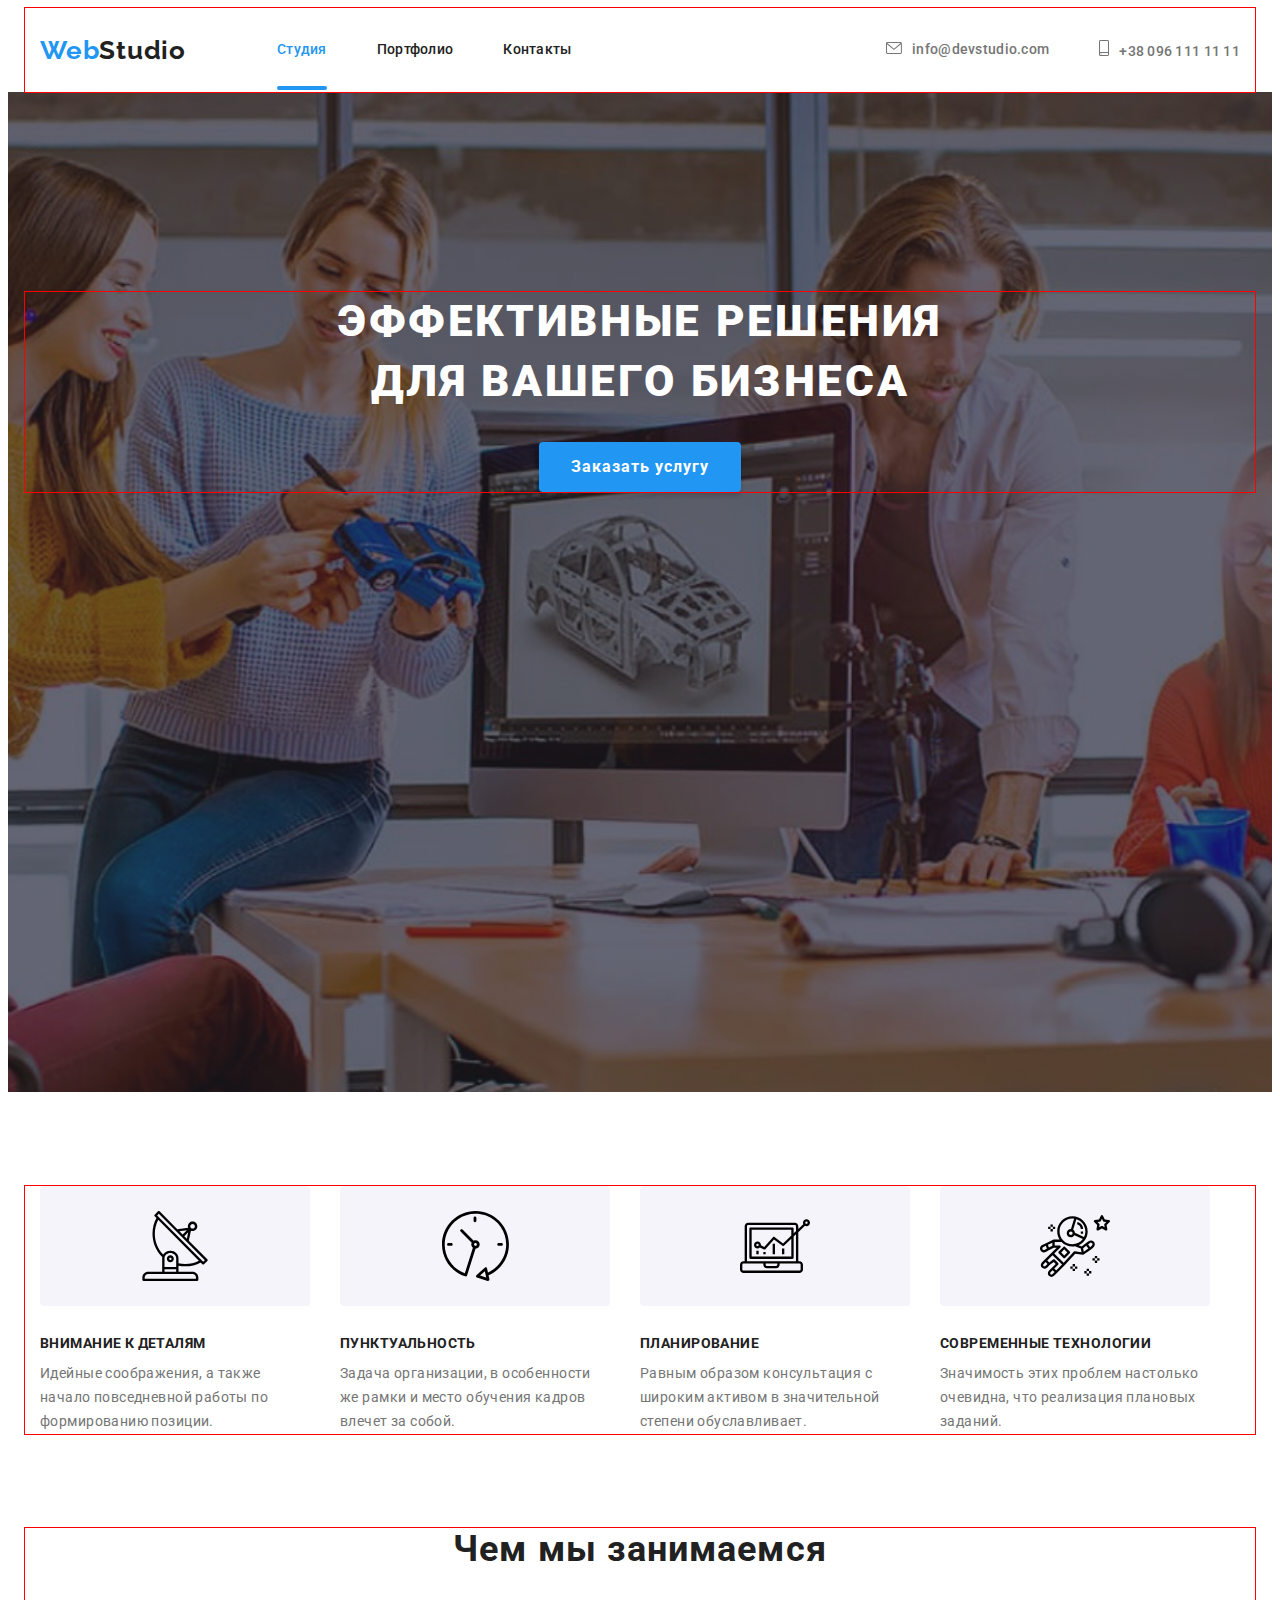
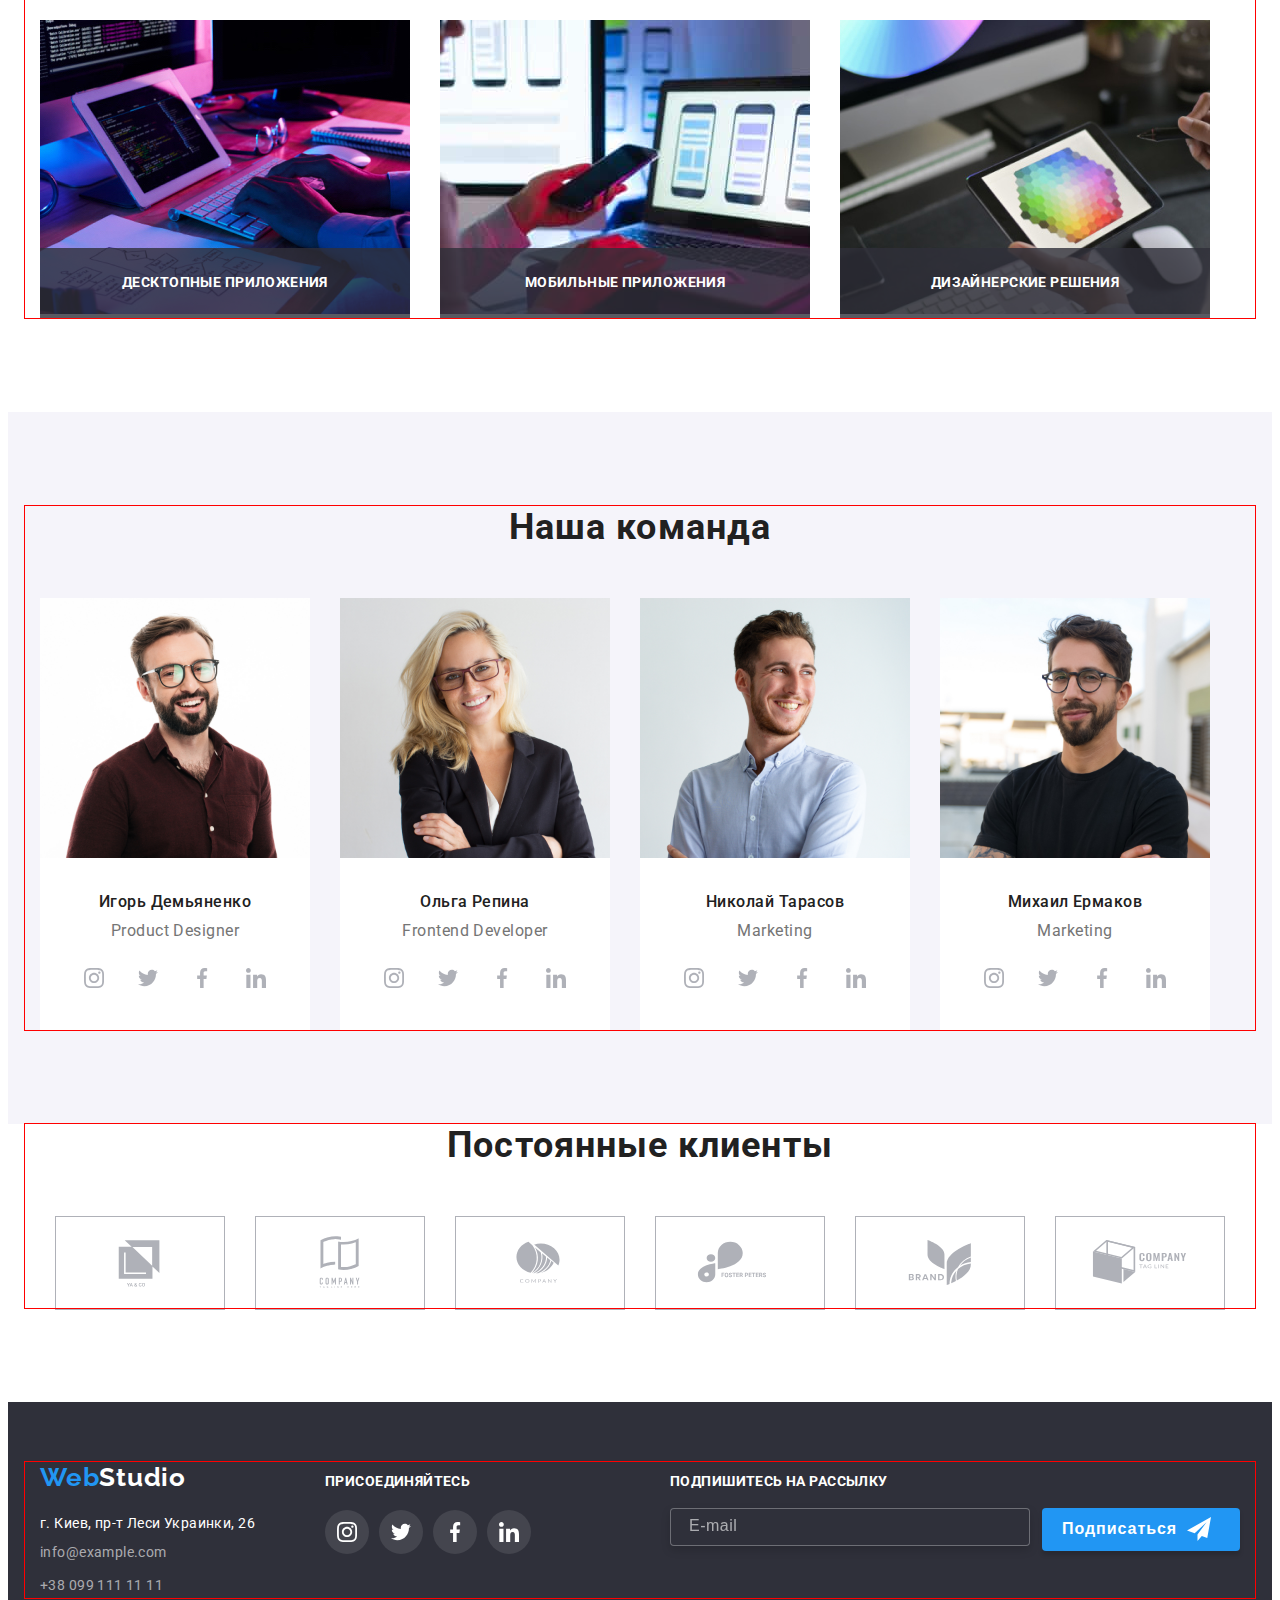
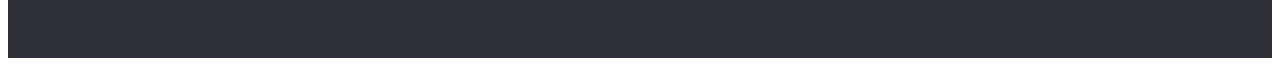
<file: index.html>
<!DOCTYPE html>
<html lang="ru">
  <head>
    <meta charset="UTF-8" />
    <meta http-equiv="X-UA-Compatible" content="IE=edge" />
    <meta name="viewport" content="width=device-width, initial-scale=1.0" />
    <link rel="preconnect" href="https://fonts.googleapis.com" />
    <link rel="preconnect" href="https://fonts.gstatic.com" crossorigin />
    <link rel="preconnect" href="https://fonts.googleapis.com" />
    <link rel="preconnect" href="https://fonts.gstatic.com" crossorigin />
    <link
      href="https://fonts.googleapis.com/css2?family=Raleway:wght@700&family=Roboto:wght@400;500;700;900&display=swap"
      rel="stylesheet"
    />
    <title>DOCTYPE</title>
    <link
      rel="stylesheet"
      href="https://cdnjs.cloudflare.com/ajax/libs/modern-normalize/1.1.0/modern-normalize.min.css"
      integrity="sha512-wpPYUAdjBVSE4KJnH1VR1HeZfpl1ub8YT/NKx4PuQ5NmX2tKuGu6U/JRp5y+Y8XG2tV+wKQpNHVUX03MfMFn9Q=="
      crossorigin="anonymous"
      referrerpolicy="no-referrer"
    />
    <link rel="stylesheet" href="./css/styles.css" />
  </head>

  <body>
    <!-- Шапка сайта -->
    <header class="header">
      <div class="container">
        <a href="./index.html" class="header-logo link"
          ><span class="header-style">Web</span>Studio</a
        >
        <nav class="header-nav">
          <ul class="header-list list">
            <li class="header-item">
              <a href="./index.html" class="header-link link current">Студия</a>
            </li>
            <li class="header-item">
              <a href="./portfolio.html" class="header-link link">Портфолио</a>
            </li>
            <li class="header-item">
              <a href="" class="header-link link">Контакты</a>
            </li>
          </ul>
        </nav>
        <ul class="header-contacts list">
          <li class="header-item">
            <a href="mailto:info@devstudio.com" class="header-mail link"
              ><svg class="contacts-icon" width="16" height="12">
                <use href="./images/symbol-defs.svg#icon-envelope"></use></svg
              >info@devstudio.com</a
            >
          </li>
          <li class="header-item">
            <a href="tel:+380961111111" class="header-tel link"
              ><svg class="contacts-icon" width="10" height="16">
                <use href="./images/symbol-defs.svg#icon-smartphone"></use></svg
              >+38 096 111 11 11</a
            >
          </li>
        </ul>
      </div>
    </header>

    <main>
      <!-- Герой -->
      <section class="hero">
        <div class="container">
          <h1 class="hero-title">Эффективные решения для вашего бизнеса</h1>
          <button type="button" class="hero-btn" data-modal-open>
            Заказать услугу
          </button>
        </div>
      </section>
      <!-- Наши преимущества -->
      <section class="advantage">
        <div class="container">
          <h2 class="advantage-name visually-hidden">Наши преимущества</h2>
          <ul class="advantage-list list">
            <li class="advantage-item">
              <div class="advantage-icon">
                <svg class="icon-antenna" width="70" height="70">
                  <use href="./images/symbol-defs.svg#icon-antenna"></use>
                </svg>
              </div>
              <h3 class="advantage-title">Внимание к деталям</h3>
              <p class="advantage-text">
                Идейные соображения, а также начало повседневной работы по
                формированию позиции.
              </p>
            </li>
            <li class="advantage-item">
              <div class="advantage-icon">
                <svg class="icon-clock" width="70" height="70">
                  <use href="./images/symbol-defs.svg#icon-clock"></use>
                </svg>
              </div>
              <h3 class="advantage-title">Пунктуальность</h3>
              <p class="advantage-text">
                Задача организации, в особенности же рамки и место обучения
                кадров влечет за собой.
              </p>
            </li>
            <li class="advantage-item">
              <div class="advantage-icon">
                <svg class="icon-diagram" width="70" height="70">
                  <use href="./images/symbol-defs.svg#icon-diagram"></use>
                </svg>
              </div>
              <h3 class="advantage-title">Планирование</h3>
              <p class="advantage-text">
                Равным образом консультация с широким активом в значительной
                степени обуславливает.
              </p>
            </li>
            <li class="advantage-item">
              <div class="advantage-icon">
                <svg class="icon-astronaut" width="70" height="70">
                  <use href="./images/symbol-defs.svg#icon-astronaut"></use>
                </svg>
              </div>
              <h3 class="advantage-title">Современные технологии</h3>
              <p class="advantage-text">
                Значимость этих проблем настолько очевидна, что реализация
                плановых заданий.
              </p>
            </li>
          </ul>
        </div>
      </section>
      <section class="works">
        <div class="container">
          <h2 class="works-title">Чем мы занимаемся</h2>
          <ul class="works-list list">
            <li class="works-item">
              <img
                lang="en"
                src="./images/algorithm.jpg"
                alt="Box-1"
                width="370"
                height="294"
              />
              <div class="works-product">
                <h3 class="works-product-name">Десктопные приложения</h3>
              </div>
            </li>
            <li class="works-item">
              <img
                lang="en"
                src="./images/mobile.jpg"
                alt="Box-2"
                width="370"
                height="294"
              />
              <div class="works-product">
                <h3 class="works-product-name">Мобильные приложения</h3>
              </div>
            </li>
            <li class="works-item">
              <img
                lang="en"
                src="./images/desktop.jpg"
                alt="Box-3"
                width="370"
                height="294"
              />
              <div class="works-product">
                <h3 class="works-product-name">Дизайнерские решения</h3>
              </div>
            </li>
          </ul>
        </div>
      </section>
      <section class="team">
        <div class="container">
          <h2 class="team-title">Наша команда</h2>
          <ul class="team-list list">
            <li class="team-item">
              <img
                src="./images/igor.jpg"
                alt="Фото Игоря Демьяненко"
                width="270"
                height="260"
              />
              <div class="team-card">
                <h3 class="team-name">Игорь Демьяненко</h3>
                <p class="team-text" lang="en">Product Designer</p>
                <ul class="team-soc-list list">
                  <li class="team-soc-item">
                    <a href="" class="team-soc-link link"
                      ><svg class="team-soc-icon" width="20" height="20">
                        <use
                          href="./images/symbol-defs.svg#icon-instagram"
                        ></use></svg
                    ></a>
                  </li>

                  <li class="team-soc-item">
                    <a href="" class="team-soc-link link"
                      ><svg class="team-soc-icon" width="20" height="20">
                        <use
                          href="./images/symbol-defs.svg#icon-twitter"
                        ></use></svg
                    ></a>
                  </li>

                  <li class="team-soc-item">
                    <a href="" class="team-soc-link link"
                      ><svg class="team-soc-icon" width="20" height="20">
                        <use
                          href="./images/symbol-defs.svg#icon-facebook"
                        ></use></svg
                    ></a>
                  </li>

                  <li class="team-soc-item">
                    <a href="" class="team-soc-link link">
                      <svg class="team-soc-icon" width="20" height="20">
                        <use
                          href="./images/symbol-defs.svg#icon-linkedin"
                        ></use></svg
                    ></a>
                  </li>
                </ul>
              </div>
            </li>
            <li class="team-item">
              <img
                src="./images/olga.jpg"
                alt="Фото Ольги Репиной"
                width="270"
                height="260"
              />
              <div class="team-card">
                <h3 class="team-name">Ольга Репина</h3>
                <p class="team-text" lang="en">Frontend Developer</p>
                <ul class="team-soc-list list">
                  <li class="team-soc-item">
                    <a href="" class="team-soc-link link"
                      ><svg class="team-soc-icon" width="20" height="20">
                        <use
                          href="./images/symbol-defs.svg#icon-instagram"
                        ></use></svg
                    ></a>
                  </li>

                  <li class="team-soc-item">
                    <a href="" class="team-soc-link link"
                      ><svg class="team-soc-icon" width="20" height="20">
                        <use
                          href="./images/symbol-defs.svg#icon-twitter"
                        ></use></svg
                    ></a>
                  </li>

                  <li class="team-soc-item">
                    <a href="" class="team-soc-link link">
                      <svg class="team-soc-icon" width="20" height="20">
                        <use
                          href="./images/symbol-defs.svg#icon-facebook"
                        ></use></svg
                    ></a>
                  </li>

                  <li class="team-soc-item">
                    <a href="" class="team-soc-link link">
                      <svg class="team-soc-icon" width="20" height="20">
                        <use
                          href="./images/symbol-defs.svg#icon-linkedin"
                        ></use></svg
                    ></a>
                  </li>
                </ul>
              </div>
            </li>
            <li class="team-item">
              <img
                src="./images/nikolay.jpg"
                alt="Фото Николая Тарасова"
                width="270"
                height="260"
              />
              <div class="team-card">
                <h3 class="team-name">Николай Тарасов</h3>
                <p class="team-text" lang="en">Marketing</p>
                <ul class="team-soc-list list">
                  <li class="team-soc-item">
                    <a href="" class="team-soc-link link"
                      ><svg class="team-soc-icon" width="20" height="20">
                        <use
                          href="./images/symbol-defs.svg#icon-instagram"
                        ></use></svg
                    ></a>
                  </li>

                  <li class="team-soc-item">
                    <a href="" class="team-soc-link link"
                      ><svg class="team-soc-icon" width="20" height="20">
                        <use
                          href="./images/symbol-defs.svg#icon-twitter"
                        ></use></svg
                    ></a>
                  </li>

                  <li class="team-soc-item">
                    <a href="" class="team-soc-link link"
                      ><svg class="team-soc-icon" width="20" height="20">
                        <use
                          href="./images/symbol-defs.svg#icon-facebook"
                        ></use></svg
                    ></a>
                  </li>

                  <li class="team-soc-item">
                    <a href="" class="team-soc-link link">
                      <svg class="team-soc-icon" width="20" height="20">
                        <use
                          href="./images/symbol-defs.svg#icon-linkedin"
                        ></use></svg
                    ></a>
                  </li>
                </ul>
              </div>
            </li>
            <li class="team-item">
              <img
                src="./images/mihkail.jpg"
                alt="Фото Михаила Ермакова"
                width="270"
                height="260"
              />
              <div class="team-card">
                <h3 class="team-name">Михаил Ермаков</h3>
                <p class="team-text" lang="en">Marketing</p>
                <ul class="team-soc-list list">
                  <li class="team-soc-item">
                    <a href="" class="team-soc-link link"
                      ><svg class="team-soc-icon" width="20" height="20">
                        <use
                          href="./images/symbol-defs.svg#icon-instagram"
                        ></use></svg
                    ></a>
                  </li>

                  <li class="team-soc-item">
                    <a href="" class="team-soc-link link"
                      ><svg class="team-soc-icon" width="20" height="20">
                        <use
                          href="./images/symbol-defs.svg#icon-twitter"
                        ></use></svg
                    ></a>
                  </li>

                  <li class="team-soc-item">
                    <a href="" class="team-soc-link link"
                      ><svg class="team-soc-icon" width="20" height="20">
                        <use
                          href="./images/symbol-defs.svg#icon-facebook"
                        ></use></svg
                    ></a>
                  </li>

                  <li class="team-soc-item">
                    <a href="" class="team-soc-link link">
                      <svg class="team-soc-icon" width="20" height="20">
                        <use
                          href="./images/symbol-defs.svg#icon-linkedin"
                        ></use></svg
                    ></a>
                  </li>
                </ul>
              </div>
            </li>
          </ul>
        </div>
      </section>
      <section class="customers">
        <div class="container">
          <h2 class="customers-titel">Постоянные клиенты</h2>
          <ul class="customers-list list">
            <li class="customers-item">
              <a href="" class="customers-link"
                ><svg class="icon-logo" width="106" height="60">
                  <use href="./images/symbol-defs.svg#icon-Logo-1"></use></svg
              ></a>
            </li>
            <li class="customers-item">
              <a href="" class="customers-link"
                ><svg class="icon-logo" width="106" height="60">
                  <use href="./images/symbol-defs.svg#icon-Logo-2"></use></svg
              ></a>
            </li>
            <li class="customers-item">
              <a href="" class="customers-link"
                ><svg class="icon-logo" width="106" height="60">
                  <use href="./images/symbol-defs.svg#icon-Logo-3"></use></svg
              ></a>
            </li>
            <li class="customers-item">
              <a href="" class="customers-link"
                ><svg class="icon-logo" width="106" height="60">
                  <use href="./images/symbol-defs.svg#icon-Logo-4"></use></svg
              ></a>
            </li>
            <li class="customers-item">
              <a href="" class="customers-link"
                ><svg class="icon-logo" width="106" height="60">
                  <use href="./images/symbol-defs.svg#icon-Logo-5"></use></svg
              ></a>
            </li>
            <li class="customers-item">
              <a href="" class="customers-link"
                ><svg class="icon-logo" width="106" height="60">
                  <use href="./images/symbol-defs.svg#icon-Logo-6"></use></svg
              ></a>
            </li>
          </ul>
        </div>
      </section>
    </main>
    <footer class="footer">
      <div class="container">
        <div class="footer-contact">
          <a href="./index.html" class="footer-logo link"
            ><span class="footer-style">Web</span>Studio</a
          >
          <address class="footer-address">
            <ul class="footer-list list">
              <li class="footer-item">
                <a
                  href="https://goo.gl/maps/gY4igKeAdsHqv6zv8"
                  target="_blank"
                  class="footer-link link"
                  rel="noopener nofollow noreferrer"
                  >г. Киев, пр-т Леси Украинки, 26
                </a>
              </li>
              <li class="footer-item">
                <a href="mailto:info@example.com" class="link-foot link"
                  >info@example.com</a
                >
              </li>
              <li class="footer-item">
                <a href="tel:+380991111111" class="link-foot link"
                  >+38 099 111 11 11</a
                >
              </li>
            </ul>
          </address>
        </div>
        <div class="footer-soc">
          <p class="footer-soc-title title">присоединяйтесь</p>
          <ul class="footer-soc-list list">
            <li class="footer-soc-item">
              <a href="" class="footer-soc-link link"
                ><svg class="footer-soc-icon" width="20" height="20">
                  <use
                    href="./images/symbol-defs.svg#icon-instagram"
                  ></use></svg
              ></a>
            </li>
            <li class="footer-soc-item">
              <a href="" class="footer-soc-link link"
                ><svg class="footer-soc-icon" width="20" height="20">
                  <use href="./images/symbol-defs.svg#icon-twitter"></use></svg
              ></a>
            </li>
            <li class="footer-soc-item">
              <a href="" class="footer-soc-link link"
                ><svg class="footer-soc-icon" width="20" height="20">
                  <use href="./images/symbol-defs.svg#icon-facebook"></use></svg
              ></a>
            </li>
            <li class="footer-soc-item">
              <a href="" class="footer-soc-link link">
                <svg class="footer-soc-icon" width="20" height="20">
                  <use href="./images/symbol-defs.svg#icon-linkedin"></use></svg
              ></a>
            </li>
          </ul>
        </div>
        <div class="subscribe">
          <p class="subscribe-title">Подпишитесь на рассылку</p>
          <form name="subscribe-form">
            <div class="subscribe-wrap">
              <label for="subscribe-label"></label>
              <input
                type="email"
                class="subscribe-input"
                name="user-email"
                id="subscribe-label"
                placeholder="E-mail"
                required
              />
              <button type="submit" class="subscribe-button">
                Подписаться
                <svg class="subscribe-icon" width="24" height="24">
                  <use href="./images/symbol-defs.svg#icon-icon-send"></use>
                </svg>
              </button>
            </div>
          </form>
        </div>
      </div>
    </footer>
    <div class="backdrop is-hidden" data-modal>
      <div class="modal">
        <button type="button" class="modal-close-button" data-modal-close>
          <svg class="modal-close-icon" width="18" height="18">
            <use href="./images/symbol-defs.svg#icon-close-black"></use>
          </svg>
        </button>
        <p class="modal-title">Оставьте свои данные, мы вам перезвоним</p>
        <form>
          <div class="form-field">
            <label for="name" class="form-label">Имя</label>
            <div class="input-wrap">
              <input
                type="text"
                class="modal-input"
                name="user-name"
                placeholder=" "
                id="name"
                required
              />
              <svg class="modal-icon" width="18" height="18">
                <use href="./images/symbol-defs.svg#icon-person-black"></use>
              </svg>
            </div>
          </div>
          <div class="form-field">
            <label for="tel" class="form-label">Телефон</label>
            <div class="input-wrap">
              <input
                type="tel"
                class="modal-input"
                name="user-tel"
                id="tel"
                placeholder=" "
                required
              />
              <svg class="modal-icon" width="18" height="18">
                <use href="./images/symbol-defs.svg#icon-phone-black"></use>
              </svg>
            </div>
          </div>
          <div class="form-field">
            <label for="mail" class="form-label">Почта</label>
            <div class="input-wrap">
              <input
                type="email"
                class="modal-input"
                name="user-email"
                id="mail"
                placeholder=" "
                required
              />
              <svg class="modal-icon" width="18" height="18">
                <use href="./images/symbol-defs.svg#icon-email-black"></use>
              </svg>
            </div>
          </div>
          <div class="form-field-comment">
            <label for="comment" class="form-label">Комментарий</label>
            <textarea
              name="comment"
              id="comment"
              class="comment-text"
              placeholder="Введите текст"
            ></textarea>
          </div>
          <div class="form-field-check">
            <input
              type="checkbox"
              name="agreement"
              id="agreement"
              class="check-box visually-hidden"
            />
            <label for="agreement" class="agreement-check">
              <span class="agreement-box">
                <svg class="check-icon" width="16" height="15">
                  <use href="./images/symbol-defs.svg#icon-galochka"></use>
                </svg> </span
              >Соглашаюсь с рассылкой и принимаю
              <a href="" class="agreement-link">Условия договора</a>
            </label>
          </div>
          <button type="submit" class="btn-submit">Отправить</button>
        </form>
      </div>
    </div>
    <script src="./js/modal.js"></script>
  </body>
</html>
</file>
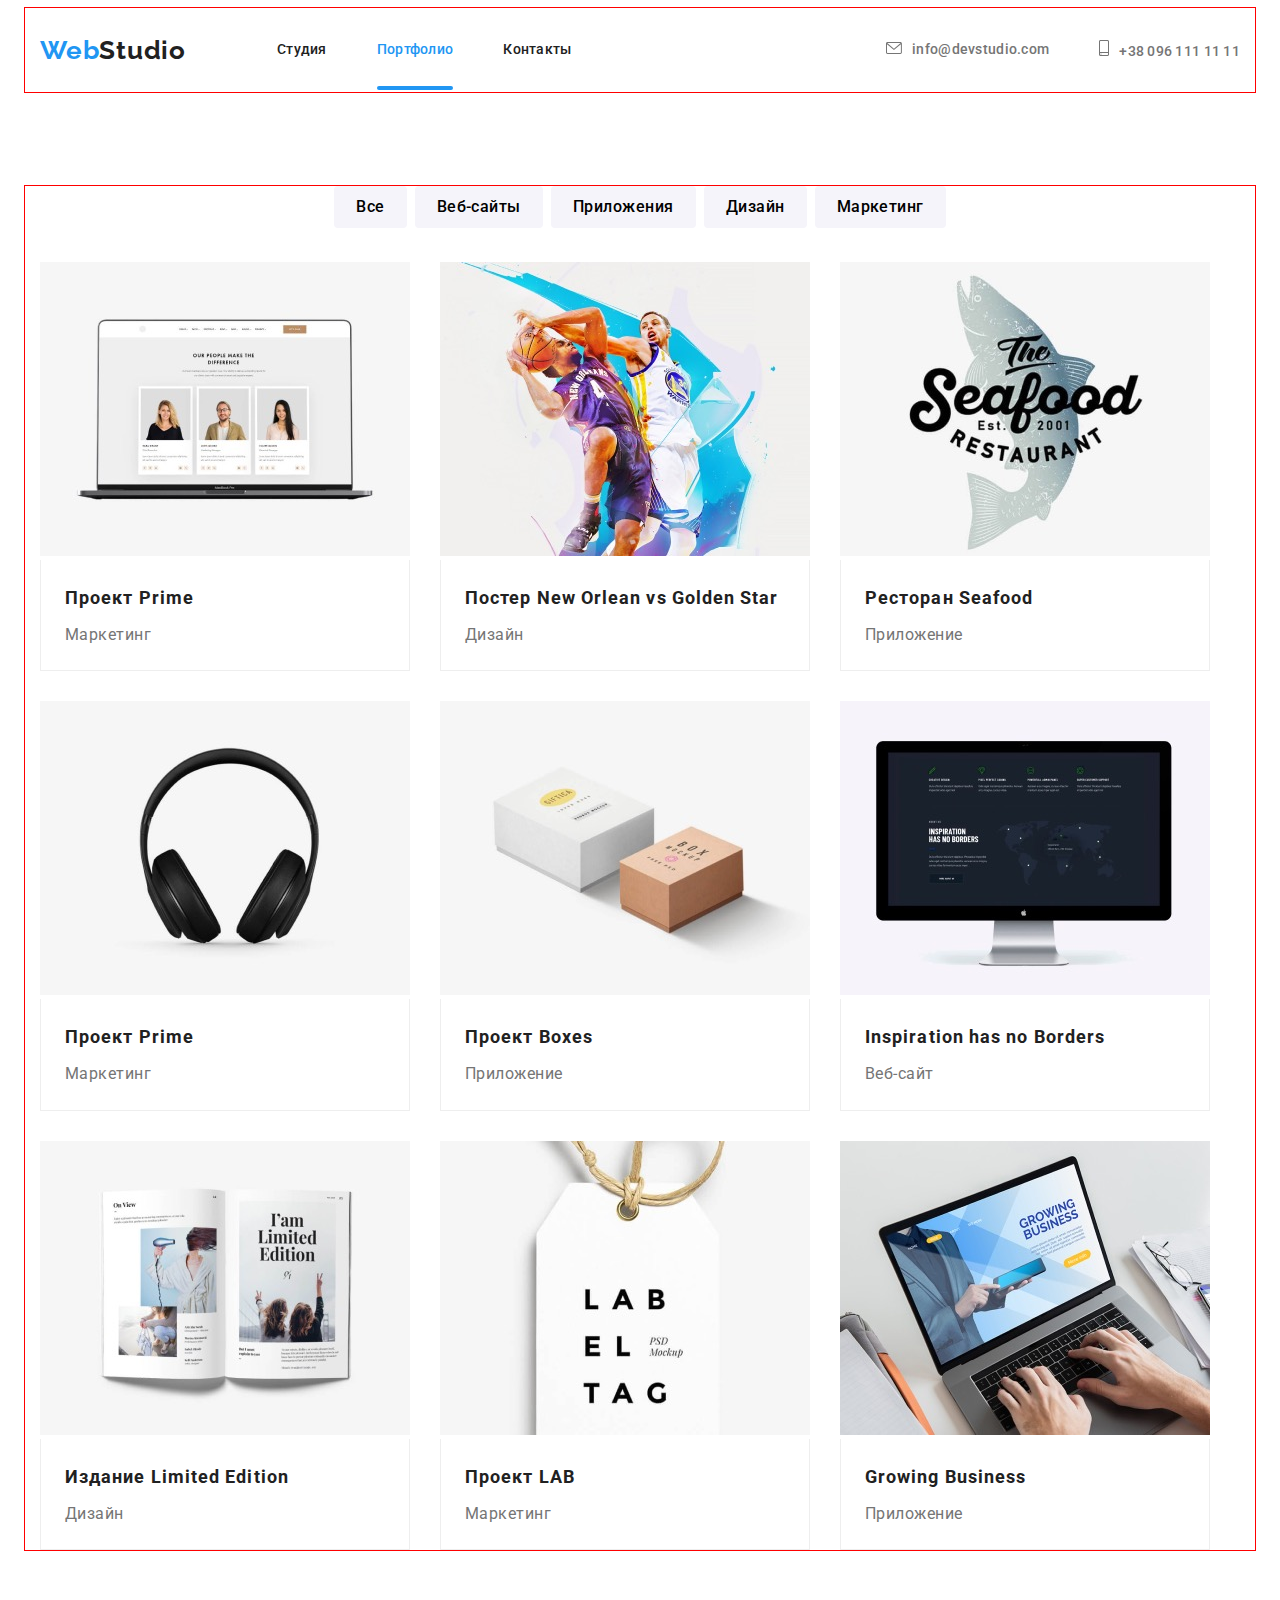
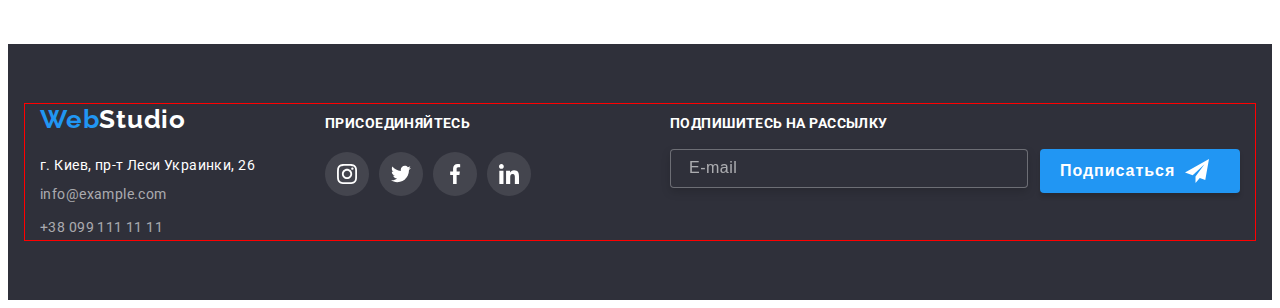
<file: portfolio.html>
<!DOCTYPE html>
<html lang="ru">
  <head>
    <meta charset="UTF-8" />
    <meta http-equiv="X-UA-Compatible" content="IE=edge" />
    <meta name="viewport" content="width=device-width, initial-scale=1.0" />
    <link rel="preconnect" href="https://fonts.googleapis.com" />
    <link rel="preconnect" href="https://fonts.gstatic.com" crossorigin />
    <link rel="preconnect" href="https://fonts.googleapis.com" />
    <link rel="preconnect" href="https://fonts.gstatic.com" crossorigin />
    <link
      href="https://fonts.googleapis.com/css2?family=Raleway:wght@700&family=Roboto:wght@400;500;700;900&display=swap"
      rel="stylesheet"
    />
    <title>DOCTYPE</title>
    <link
      rel="stylesheet"
      href="https://cdnjs.cloudflare.com/ajax/libs/modern-normalize/1.1.0/modern-normalize.min.css"
      integrity="sha512-wpPYUAdjBVSE4KJnH1VR1HeZfpl1ub8YT/NKx4PuQ5NmX2tKuGu6U/JRp5y+Y8XG2tV+wKQpNHVUX03MfMFn9Q=="
      crossorigin="anonymous"
      referrerpolicy="no-referrer"
    />

    <link rel="stylesheet" href="./css/styles.css" />
  </head>

  <body>
    <header class="header">
      <div class="container">
        <a href="./index.html" class="header-logo link"
          ><span class="header-style">Web</span>Studio</a
        >
        <nav class="header-nav">
          <ul class="header-list list">
            <li class="header-item">
              <a href="./index.html" class="header-link link">Студия</a>
            </li>
            <li class="header-item">
              <a href="./portfolio.html" class="header-link link current"
                >Портфолио</a
              >
            </li>
            <li class="header-item">
              <a href="" class="header-link link">Контакты</a>
            </li>
          </ul>
        </nav>
        <div class="header-connect">
          <ul class="header-contacts list">
            <li class="header-item">
              <a href="mailto:info@devstudio.com" class="header-mail link"
                ><svg class="contacts-icon" width="16" height="12">
                  <use href="./images/symbol-defs.svg#icon-envelope"></use></svg
                >info@devstudio.com</a
              >
            </li>
            <li class="header-item">
              <a href="tel:+380961111111" class="header-tel link">
                <svg class="contacts-icon" width="10" height="16">
                  <use
                    href="./images/symbol-defs.svg#icon-smartphone"
                  ></use></svg
                >+38 096 111 11 11
              </a>
            </li>
          </ul>
        </div>
      </div>
    </header>

    <main>
      <!-- Портфолио -->
      <section class="portfolio">
        <div class="container">
          <h1 class="portfolio-title visually-hidden">Портфолио</h1>
          <ul class="portfolio-list list">
            <li class="portfolio-list-btn">
              <button class="portfolio-btn" type="button">Все</button>
            </li>
            <li class="portfolio-list-btn">
              <button class="portfolio-btn" type="button">Веб-сайты</button>
            </li>
            <li class="portfolio-list-btn">
              <button class="portfolio-btn" type="button">Приложения</button>
            </li>
            <li class="portfolio-list-btn">
              <button class="portfolio-btn" type="button">Дизайн</button>
            </li>
            <li class="portfolio-list-btn">
              <button class="portfolio-btn" type="button">Маркетинг</button>
            </li>
          </ul>
          <ul class="card-list list">
            <li class="card-item link">
              <a href="" class="portfolio-card-link">
                <div class="portfolio-card-wrap">
                  <img
                    src="./images/tehnokryk.jpg"
                    alt="tehnokryk"
                    class="card-link"
                    width="370"
                    height="294"
                  />
                  <p class="portfolio-description">
                    Ресурс предлагает комплексные предложения с разным уровнем
                    функционала и сервисов. Все это позволит посетителю получить
                    исчерпывающие сведения о компании или частном лице.
                  </p>
                </div>
                <div class="card-name">
                  <h2 class="card-title">Проект Prime</h2>
                  <p class="card-text">Маркетинг</p>
                </div>
              </a>
            </li>
            <li class="card-item">
              <a href="" class="portfolio-card-link">
                <div class="portfolio-card-wrap">
                  <img
                    src="./images/neworlean.jpg"
                    alt="neworlean"
                    class="card-link"
                    width="370"
                    height="294"
                  />
                  <p class="portfolio-description">
                    Ресурс предлагает комплексные предложения с разным уровнем
                    функционала и сервисов. Все это позволит посетителю получить
                    исчерпывающие сведения о компании или частном лице.
                  </p>
                </div>
                <div class="card-name">
                  <h2 class="card-title">Постер New Orlean vs Golden Star</h2>
                  <p class="card-text">Дизайн</p>
                </div>
              </a>
            </li>
            <li class="card-item">
              <a href="" class="portfolio-card-link">
                <div class="portfolio-card-wrap">
                  <img
                    src="./images/seafood.jpg"
                    alt="seafood"
                    class="card-link"
                    width="370"
                    height="294"
                  />
                  <p class="portfolio-description">
                    Ресурс предлагает комплексные предложения с разным уровнем
                    функционала и сервисов. Все это позволит посетителю получить
                    исчерпывающие сведения о компании или частном лице.
                  </p>
                </div>
                <div class="card-name">
                  <h2 class="card-title">Ресторан Seafood</h2>
                  <p class="card-text">Приложение</p>
                </div>
              </a>
            </li>
            <li class="card-item">
              <a href="" class="portfolio-card-link">
                <div class="portfolio-card-wrap">
                  <img
                    src="./images/prime.jpg"
                    alt="prime"
                    class="card-link"
                    width="370"
                    height="294"
                  />
                  <p class="portfolio-description">
                    Ресурс предлагает комплексные предложения с разным уровнем
                    функционала и сервисов. Все это позволит посетителю получить
                    исчерпывающие сведения о компании или частном лице.
                  </p>
                </div>
                <div class="card-name">
                  <h2 class="card-title">Проект Prime</h2>
                  <p class="card-text">Маркетинг</p>
                </div>
              </a>
            </li>
            <li class="card-item">
              <a href="" class="portfolio-card-link">
                <div class="portfolio-card-wrap">
                  <img
                    src="./images/boxes.jpg"
                    alt="boxes"
                    class="card-link"
                    width="370"
                    height="294"
                  />
                  <p class="portfolio-description">
                    Ресурс предлагает комплексные предложения с разным уровнем
                    функционала и сервисов. Все это позволит посетителю получить
                    исчерпывающие сведения о компании или частном лице.
                  </p>
                </div>
                <div class="card-name">
                  <h2 class="card-title">Проект Boxes</h2>
                  <p class="card-text">Приложение</p>
                </div>
              </a>
            </li>
            <li class="card-item">
              <a href="" class="portfolio-card-link">
                <div class="portfolio-card-wrap">
                  <img
                    src="./images/borders.jpg"
                    alt="borders"
                    class="card-link"
                    width="370"
                    height="294"
                  />
                  <p class="portfolio-description">
                    Ресурс предлагает комплексные предложения с разным уровнем
                    функционала и сервисов. Все это позволит посетителю получить
                    исчерпывающие сведения о компании или частном лице.
                  </p>
                </div>
                <div class="card-name">
                  <h2 class="card-title">Inspiration has no Borders</h2>
                  <p class="card-text">Веб-сайт</p>
                </div>
              </a>
            </li>
            <li class="card-item">
              <a href="" class="portfolio-card-link">
                <div class="portfolio-card-wrap">
                  <img
                    src="./images/limitededition.jpg"
                    alt="limitededition"
                    class="card-link"
                    width="370"
                    height="294"
                  />
                  <p class="portfolio-description">
                    Ресурс предлагает комплексные предложения с разным уровнем
                    функционала и сервисов. Все это позволит посетителю получить
                    исчерпывающие сведения о компании или частном лице.
                  </p>
                </div>
                <div class="card-name">
                  <h2 class="card-title">Издание Limited Edition</h2>
                  <p class="card-text">Дизайн</p>
                </div>
              </a>
            </li>
            <li class="card-item">
              <a href="" class="portfolio-card-link">
                <div class="portfolio-card-wrap">
                  <img
                    src="./images/lab.jpg"
                    alt="lab"
                    class="card-link"
                    width="370"
                    height="294"
                  />
                  <p class="portfolio-description">
                    Ресурс предлагает комплексные предложения с разным уровнем
                    функционала и сервисов. Все это позволит посетителю получить
                    исчерпывающие сведения о компании или частном лице.
                  </p>
                </div>
                <div class="card-name">
                  <h2 class="card-title">Проект LAB</h2>
                  <p class="card-text">Маркетинг</p>
                </div>
              </a>
            </li>
            <li class="card-item">
              <a href="" class="portfolio-card-link">
                <div class="portfolio-card-wrap">
                  <img
                    src="./images/growingbusiness.jpg"
                    alt="growingbusiness"
                    class="card-link"
                    width="370"
                    height="294"
                  />
                  <p class="portfolio-description">
                    Ресурс предлагает комплексные предложения с разным уровнем
                    функционала и сервисов. Все это позволит посетителю получить
                    исчерпывающие сведения о компании или частном лице.
                  </p>
                </div>
                <div class="card-name">
                  <h2 class="card-title">Growing Business</h2>
                  <p class="card-text">Приложение</p>
                </div>
              </a>
            </li>
          </ul>
        </div>
      </section>
    </main>
    <footer class="footer">
      <div class="container">
        <div class="footer-contact">
          <a href="./index.html" class="footer-logo link"
            ><span class="footer-style">Web</span>Studio</a
          >
          <address class="footer-address">
            <ul class="footer-list list">
              <li class="footer-item">
                <a
                  href="https://goo.gl/maps/gY4igKeAdsHqv6zv8"
                  target="_blank"
                  class="footer-link link"
                  rel="noopener nofollow noreferrer"
                  >г. Киев, пр-т Леси Украинки, 26
                </a>
              </li>
              <li class="footer-item">
                <a href="mailto:info@example.com" class="link-foot link"
                  >info@example.com</a
                >
              </li>
              <li class="footer-item">
                <a href="tel:+380991111111" class="link-foot link"
                  >+38 099 111 11 11</a
                >
              </li>
            </ul>
          </address>
        </div>
        <div class="footer-soc">
          <p class="footer-soc-title title">присоединяйтесь</p>
          <ul class="footer-soc-list list">
            <li class="footer-soc-item">
              <a href="" class="footer-soc-link link"
                ><svg class="footer-soc-icon" width="20" height="20">
                  <use
                    href="./images/symbol-defs.svg#icon-instagram"
                  ></use></svg
              ></a>
            </li>
            <li class="footer-soc-item">
              <a href="" class="footer-soc-link link"
                ><svg class="footer-soc-icon" width="20" height="20">
                  <use href="./images/symbol-defs.svg#icon-twitter"></use></svg
              ></a>
            </li>
            <li class="footer-soc-item">
              <a href="" class="footer-soc-link link"
                ><svg class="footer-soc-icon" width="20" height="20">
                  <use href="./images/symbol-defs.svg#icon-facebook"></use></svg
              ></a>
            </li>
            <li class="footer-soc-item">
              <a href="" class="footer-soc-link link">
                <svg class="footer-soc-icon" width="20" height="20">
                  <use href="./images/symbol-defs.svg#icon-linkedin"></use></svg
              ></a>
            </li>
          </ul>
        </div>
        <div class="subscribe">
          <p class="subscribe-title">Подпишитесь на рассылку</p>
          <form name="subscribe-form">
            <div class="subscribe-wrap">
              <label for="subscribe-label"></label>
              <input
                type="mail"
                class="subscribe-input"
                name="user-email"
                id="subscribe-label"
                placeholder="E-mail"
                required
              />
              <div class="button-wraper">
                <button type="submit" class="subscribe-button">
                  Подписаться
                  <svg class="subscribe-icon" width="24" height="24">
                    <use href="./images/symbol-defs.svg#icon-icon-send"></use>
                  </svg>
                </button>
              </div>
            </div>
          </form>
        </div>
      </div>
    </footer>
  </body>
</html>
</file>
<file: css/styles.css>
:root {
  --primary-text-color: #212121;
  --primary-bacground-color: #ffffff;
  --accent-color: #2196f3;
  --secondary-text-color: #757575;
}

html {
  box-sizing: border-box;
}

textarea {
  resize: none;
}

p,
h1,
h2,
h3,
h4,
h5,
h6 {
  margin: 0;
}

ul,
ol {
  margin: 0;
  padding-left: 0;
}

button {
  cursor: pointer;
}

body {
  color: var(--primary-text-color);
  background-color: var(--primary-bacground-color);
  font-family: "Roboto", sans-serif;
}

.visually-hidden {
  position: absolute;
  width: 1px;
  height: 1px;
  margin: -1px;
  border: 0;
  padding: 0;
  white-space: nowrap;
  clip-path: inset(100%);
  clip: rect(0 0 0 0);
  overflow: hidden;
}

.container {
  width: 1200px;
  margin: 0 auto;
  padding-left: 15px;
  padding-right: 15px;
  outline: 1px solid red;
}

.list {
  list-style: none;
}

.link {
  text-decoration: none;
}

/* -----------------------Header--------------------- */
.header {
  background: var(--primary-bacground-color);
}

.header .container {
  display: flex;
  align-items: center;
}

.header-list {
  display: flex;
  align-items: center;
}

.header-connect {
  margin-left: auto;
}

.header-contacts {
  display: flex;
  align-items: center;
  margin-left: auto;
}

.header-item .link {
  display: block;
  padding-top: 32px;
  padding-bottom: 32px;
}

.header-item:not(:last-child) {
  margin-right: 50px;
}

.contacts-icon {
  margin-right: 10px;
  fill: currentColor;
}

.header-logo {
  color: var(--primary-text-color);
  font-family: "Raleway", sans-serif;
  font-weight: 700;
  font-size: 26px;
  line-height: 1.19;
  letter-spacing: 0.03em;
  margin-right: 91px;
}

.header-style {
  color: var(--accent-color);
  font-family: "Raleway", sans-serif;
  font-weight: 700;
  font-size: 26px;
  line-height: 1.19;
  letter-spacing: 0.03em;
}

.header-link {
  font-weight: 500;
  font-size: 14px;
  line-height: 1.14;
  letter-spacing: 0.02em;
  color: var(--primary-text-color);

  transition-property: color;
  transition-duration: 250ms;
  transition-timing-function: cubic-bezier(0.4, 0, 0.2, 1);
}

.header-mail,
.header-tel {
  color: var(--secondary-text-color);
  font-weight: 500;
  font-size: 14px;
  line-height: 1.14;
  letter-spacing: 0.02em;

  transition-property: color;
  transition-duration: 250ms;
  transition-timing-function: cubic-bezier(0.4, 0, 0.2, 1);
}

.header-mail,
.header-tel {
  display: flex;
  align-items: center;
}

.header-link:hover,
.header-link:focus,
.header-mail:hover,
.header-mail:focus,
.header-tel:focus,
.header-tel:hover {
  color: var(--accent-color);
}

.header-list .header-link.current {
  color: var(--accent-color);
}

.header-item {
  position: relative;
}

.current::after {
  position: absolute;
  content: "";
  bottom: 0;
  left: 0;
  width: 100%;
  height: 4px;
  border-radius: 2px;
  background-color: var(--accent-color);
}

/*------------------ Hero-------------- */
.hero {
  background: #c4c4c4;
  background-image: linear-gradient(
      rgba(47, 48, 58, 0.4),
      rgba(47, 48, 58, 0.4)
    ),
    url(../images/hero-bg.jpg);
  background-repeat: no-repeat;
  background-position: center;
  background-size: cover;

  margin-right: auto;
  margin-left: auto;
  max-width: 1600px;
  min-height: 600px;
  padding-top: 200px;
  padding-bottom: 200px;
  text-align: center;
}

.hero-title {
  display: block;
  margin: auto;
  margin-bottom: 30px;

  font-weight: 900;
  font-size: 44px;
  line-height: 1.36;
  text-align: center;
  letter-spacing: 0.06em;
  text-transform: uppercase;
  align-items: center;
  color: var(--primary-bacground-color);
  max-width: 696px;
}

.hero-btn {
  display: block;
  margin: 0 auto;
  padding: 10px 32px;

  font-family: inherit;
  font-weight: 700;
  font-size: 16px;
  line-height: 1.89;
  letter-spacing: 0.06em;

  color: var(--primary-bacground-color);
  background: var(--accent-color);
  box-shadow: 0px 4px 4px rgba(0, 0, 0, 0.15);
  border-radius: 4px;
  border: none;
  transition: opacity 250ms cubic-bezier(0.4, 0, 0.2, 1);
}

.hero-btn:hover,
.hero-btn:focus {
  opacity: 0.8;
  transition: opacity 250ms cubic-bezier(0.4, 0, 0.2, 1);
}

/* ----------------Advantage --------------*/

.advantage {
  padding-top: 94px;
}

.advantage-list {
  display: flex;
  flex-wrap: wrap;
}

.advantage-icon {
  display: flex;
  align-items: center;
  justify-content: center;
  height: 120px;
  margin-bottom: 30px;
  background: #f5f4fa;
  border-radius: 4px;
}

.advantage-item {
  width: 270px;
  margin-right: 30px;
}

.advantage-item:nth-child(4n) {
  margin-right: 0;
}

.advantage-title {
  display: block;
  max-width: 270px;

  font-weight: 700;
  font-size: 14px;
  line-height: 1.14;
  letter-spacing: 0.03em;
  text-transform: uppercase;
  color: var(--primary-text-color);
}
.advantage-text {
  display: block;
  margin-top: 10px;
  max-width: 270px;

  font-size: 14px;
  line-height: 1.71;
  letter-spacing: 0.03em;
  color: var(--secondary-text-color);
}

/* ------------------What are we doing--------------------- */

.works {
  padding-top: 94px;
  padding-bottom: 94px;
}

.works-list {
  display: flex;
}

.works-item {
  margin-right: 30px;
}

.works-item:last-child {
  margin-right: 0;
}

.works-title {
  display: block;
  padding-top: 0;
  margin-bottom: 50px;

  font-weight: 700;
  font-size: 36px;
  line-height: 1.17;
  text-align: center;
  letter-spacing: 0.03em;
}

.works-item {
  position: relative;
}

.works-product {
  display: block;
  position: absolute;
  width: 370px;
  height: 70px;
  left: 0;
  bottom: 0;
  background: rgba(47, 48, 58, 0.8);
}

.works-product-name {
  padding-top: 27px;
  padding-bottom: 27px;

  color: #ffffff;
  font-weight: 700;
  font-size: 14px;
  line-height: 1.14;
  text-align: center;
  letter-spacing: 0.03em;
  text-transform: uppercase;
}

/* ------------------Our team-------------------------- */

.team {
  padding-top: 94px;
  padding-bottom: 94px;
}

.team-list {
  display: flex;
  flex-wrap: wrap;

  text-align: center;
}

.team-list .team-item {
  width: 270px;
  margin-right: 30px;
}

.team-list .team-item:nth-child(4n) {
  margin-right: 0;
}

.team {
  background: #f5f4fa;
}

.team-card {
  padding-top: 30px;
  padding-bottom: 30px;
}
.team-title {
  display: block;
  margin-bottom: 50px;

  font-weight: 700;
  font-size: 36px;
  line-height: 1.17;
  text-align: center;
  letter-spacing: 0.03em;
}

.team-item {
  background-color: var(--primary-bacground-color);
}

.team-name {
  display: block;

  font-weight: 500;
  font-size: 16px;
  line-height: 1.19;
  text-align: center;
  letter-spacing: 0.03em;
}
.team-text {
  display: block;
  margin-top: 10px;

  line-height: 1.19;
  text-align: center;
  letter-spacing: 0.03em;
  color: var(--secondary-text-color);
  margin-bottom: 16px;
}

.team-soc-list {
  display: flex;
  justify-content: center;
}

.team-soc-item {
  width: 44px;
  height: 44px;
  margin-right: 10px;
  align-items: center;
  justify-content: center;
}

.team-soc-item:last-child {
  margin-right: 0;
}

.team-soc-link {
  width: 100%;
  height: 100%;
  border-radius: 50%;
  display: flex;
  align-items: center;
  justify-content: center;
  color: #afb1b8;

  transition: color 250ms cubic-bezier(0.4, 0, 0.2, 1),
    background-color 250ms cubic-bezier(0.4, 0, 0.2, 1);
}

.team-soc-icon {
  fill: currentColor;
}

.team-soc-link:hover,
.team-soc-link:focus {
  background-color: var(--accent-color);
  color: var(--primary-bacground-color);
}

/*---------------------- Regular customers---------------------- */

.customers {
  padding-bottom: 94px;
}

.customers-titel {
  display: block;
  padding-top: 0;
  margin-bottom: 50px;

  font-weight: 700;
  font-size: 36px;
  line-height: 1.17;
  text-align: center;
  letter-spacing: 0.03em;
}

.customers-list {
  display: flex;
  justify-content: center;
}

.customers-item {
  display: flex;
  margin-right: 30px;
  width: 170px;
  height: 92px;
}

.customers-item:last-child {
  margin-right: 0;
}

.icon-logo {
  fill: currentColor;
}

.customers-link {
  display: flex;
  align-items: center;
  justify-content: center;
  width: 100%;
  height: 100%;
  color: #afb1b8;
  border: 1px solid #afb1b8;

  transition: color 250ms cubic-bezier(0.4, 0, 0.2, 1),
    border-color 250ms cubic-bezier(0.4, 0, 0.2, 1);
}

.customers-link:hover,
.customers-link:focus {
  color: var(--accent-color);
  border-color: var(--accent-color);
}

/*------------------------ Footer----------------------- */

.footer .container {
  display: flex;
  align-items: baseline;
}

.footer-contact {
  margin-right: 70px;
}

.footer {
  padding-top: 60px;
  padding-bottom: 60px;

  background: #2f303a;
}

.footer-address {
  font-style: normal;
}

.footer-logo {
  display: block;
  margin-bottom: 20px;
  min-width: 145px;

  color: #ffffff;
  font-family: "Raleway", sans-serif;
  font-weight: 700;
  font-size: 26px;
  line-height: 1.19;
  letter-spacing: 0.03em;
}

.footer-item {
  display: block;
  margin-bottom: 9px;
}

.footer-item:last-child {
  margin-bottom: 0;
}

.footer-style {
  color: var(--accent-color);
}

.footer-link {
  color: var(--primary-bacground-color);
  font-size: 14px;
  line-height: 1.17;
  letter-spacing: 0.03em;
  color: #ffffff;
}

.link-foot {
  font-size: 14px;
  line-height: 1.71;
  letter-spacing: 0.03em;
  color: rgba(255, 255, 255, 0.6);
}

.footer-soc-title {
  display: block;
  margin-bottom: 20px;
  width: 144px;
  height: 16px;
  color: #ffffff;
  font-weight: 700;
  font-size: 14px;
  line-height: 1.14;
  letter-spacing: 0.03em;
  text-transform: uppercase;
}

.footer-soc-list {
  display: flex;
  justify-content: center;
}

.footer-soc-item {
  align-items: center;
  justify-content: center;
  width: 44px;
  height: 44px;
  margin-right: 10px;
}

.footer-soc-item:last-child {
  margin-right: 0;
}

.footer-soc-link {
  width: 100%;
  height: 100%;
  display: flex;
  align-items: center;
  justify-content: center;
  fill: #ffffff;
  background-color: rgba(255, 255, 255, 0.1);
  border-radius: 50%;

  transition: background-color 250ms cubic-bezier(0.4, 0, 0.2, 1);
}

.footer-soc-link:hover,
.footer-soc-link:focus {
  background-color: #2196f3;
}

.subscribe {
  width: 570px;
  height: 75px;
  margin-left: auto;
}

.subscribe-title {
  display: block;
  font-weight: 700;
  font-size: 14px;
  line-height: 1.14;
  letter-spacing: 0.03em;
  text-transform: uppercase;
  color: #ffffff;
  margin-bottom: 17.44px;
}

.subscribe-wrap {
  display: flex;
}

.subscribe-input {
  width: 358px;
  height: 34.88px;
  margin-right: 12px;

  color: #ffffff;
  background: #2f303a;
  border: 1px solid rgba(255, 255, 255, 0.3);
  filter: drop-shadow(0px 4px 4px rgba(0, 0, 0, 0.15));
  border-radius: 4px;
  outline: none;

  transition: border-color 250ms cubic-bezier(0.4, 0, 0.2, 1);
}

.subscribe-input::placeholder {
  font-size: 16px;
  line-height: 1.25;
  display: flex;
  align-items: center;
  letter-spacing: 0.03em;
  color: rgba(255, 255, 255, 0.6);
  padding-top: 13.08px;
  padding-bottom: 4.36px;
  padding-left: 16px;
}

.subscribe-input:hover,
.subscribe-input:focus {
  border-color: var(--accent-color);
  transition: border-color 250ms cubic-bezier(0.4, 0, 0.2, 1);
}

.subscribe-button {
  display: flex;
  align-items: center;
  width: 200px;
  height: 43.6px;
  padding-top: 8.72px;
  padding-bottom: 8.72px;
  padding-left: 20px;

  font-weight: 700;
  font-size: 16px;
  line-height: 1.87;
  letter-spacing: 0.06em;

  color: #ffffff;
  background: #2196f3;
  box-shadow: 0px 4px 4px rgba(0, 0, 0, 0.15);
  border-radius: 4px;
  border: none;
  margin-bottom: 0;
}

.subscribe-icon {
  margin-left: 10px;
  fill: #ffffff;
}

.subscribe-button:hover,
.subscribe-button:focus {
  opacity: 0.8;
  transition: opacity 250ms cubic-bezier(0.4, 0, 0.2, 1);
}

/* ---------------------Modal------------------ */

.backdrop {
  position: fixed;
  top: 0;
  left: 0;
  width: 100%;
  height: 100%;
  background-color: rgba(0, 0, 0, 0.5);
  z-index: 10;
  transition: opacity 250ms cubic-bezier(0.4, 0, 0.2, 1),
    visibility 250ms cubic-bezier(0.4, 0, 0.2, 1);
}

.backdrop.is-hidden {
  visibility: hidden;
  opacity: 0;
  pointer-events: none;
}

.modal {
  width: 528px;
  min-height: 581px;
  border-radius: 4px;
  background-color: var(--primary-bacground-color);
  padding: 40px;

  position: absolute;
  top: 50%;
  left: 50%;
  transform: translate(-50%, -50%);
  opacity: 1;
  transition: transform 250ms cubic-bezier(0.4, 0, 0.2, 1),
    opacity 250ms cubic-bezier(0.4, 0, 0.2, 1);
}

.modal-close-button {
  width: 30px;
  height: 30px;
  border-radius: 50%;
  border: 1px solid rgba(0, 0, 0, 0.1);
  background-color: var(--primary-bacground-color);

  position: absolute;
  top: 8px;
  right: 8px;
  padding: 0;
  display: flex;
  align-items: center;
  justify-content: center;

  transition: fill 250ms cubic-bezier(0.4, 0, 0.2, 1);
}

.modal-close-button:hover,
.modal-close-button:focus {
  fill: var(--accent-color);
  transition: fill 250ms cubic-bezier(0.4, 0, 0.2, 1);
}

.backdrop.is-hidden .modal {
  transform: translate(-50%, -50%) translateX(-150px);
  opacity: 0;
}

.modal-title {
  min-width: 448;
  text-align: center;

  font-weight: 700;
  font-size: 20px;
  line-height: 1.15;
  letter-spacing: 0.03em;
  margin-bottom: 12px;
}

.form-field {
  margin-bottom: 10px;
}
.form-field-comment {
  margin-bottom: 20px;
}
.form-field-check {
  margin-bottom: 30px;
}

.input-wrap {
  position: relative;
}

.modal-icon {
  position: absolute;
  left: 12px;
  top: 50%;
  margin-right: 12px;
  transform: translateY(-50%);
}

.modal-input {
  padding-left: 42px;
  width: 100%;
  height: 40px;
  border: 1px solid rgba(33, 33, 33, 0.2);
  border-radius: 4px;
  outline: transparent;

  transition: border-color 250ms cubic-bezier(0.4, 0, 0.2, 1);
}

.modal-input:focus,
.comment-text:focus {
  border-color: var(--accent-color);
  transition: border-color 250ms cubic-bezier(0.4, 0, 0.2, 1);
}

.modal-input:focus + .modal-icon {
  fill: var(--accent-color);
  transition: fill 250ms cubic-bezier(0.4, 0, 0.2, 1);
}

.modal-input::placeholder {
  font-size: 12px;
  line-height: 1.17;
  letter-spacing: 0.01em;

  color: rgba(117, 117, 117, 0.5);
}

.form-label {
  display: block;
  margin-bottom: 4px;
  font-size: 12px;
  line-height: 1.17;
  letter-spacing: 0.01em;
  color: #757575;
}

.comment-text {
  width: 448px;
  height: 120px;

  padding: 12px 16px;
  border: 1px solid rgba(33, 33, 33, 0.2);
  border-radius: 4px;
  outline: transparent;

  transition: border-color 250ms cubic-bezier(0.4, 0, 0.2, 1);
}

.agreement-box {
  display: flex;
  align-items: baseline;
}

.agreement-check {
  display: flex;
  align-items: center;
  margin: auto;
  font-size: 14px;
  line-height: 1.7;
  letter-spacing: 0.03em;
  color: #757575;
}

.agreement-check span {
  width: 16px;
  height: 15px;
  border: 2px solid rgba(33, 33, 33, 1);
  border-radius: 3px;
  margin-right: 8.38px;
  display: flex;
  align-items: baseline;
  justify-content: center;

  transition: border-color 250ms cubic-bezier(0.4, 0, 0.2, 1);
}

.check-icon {
  fill: transparent;
}

.check-box:checked + .agreement-check span,
.check-box:checked + .agreement-check span:focus {
  background-color: var(--accent-color);
  border: none;
}

.check-box:checked + .agreement-check .check-icon {
  fill: #ffffff;
}

.agreement-link {
  margin-left: 3px;
  font-size: 14px;
  line-height: 1.71;
  text-decoration-line: underline;
  color: var(--accent-color);
}

.btn-submit {
  font-weight: 700;
  font-size: 16px;
  line-height: 1.87;
  color: #ffffff;
  padding: 10px;
  padding-right: 55px;
  padding-bottom: 10px;
  padding-left: 56px;
  width: 200px;
  height: 50px;

  display: block;
  margin: 0 auto;

  background: #188ce8;
  box-shadow: 0px 4px 4px rgba(0, 0, 0, 0.15);
  border-radius: 4px;
  border: none;
}

.btn-submit:hover,
.btn-submit:focus {
  opacity: 0.9;
  transition: opacity 250ms cubic-bezier(0.4, 0, 0.2, 1);
}

/* ------------------Portfolio---------------------- */

.portfolio {
  padding-top: 94px;
  padding-bottom: 94px;
}

.portfolio-list {
  display: flex;
  justify-content: center;
  margin-bottom: 34px;
}

.portfolio-btn {
  display: inline-block;
  border: none;
  padding-top: 6px;
  padding-right: 22px;
  padding-bottom: 6px;
  padding-left: 22px;

  font-family: inherit;
  font-weight: 500;
  font-size: 16px;
  line-height: 1.89;
  text-align: center;
  letter-spacing: 0.03em;
  background-color: #f5f4fa;
  border-radius: 4px;

  transition: background-color 250ms cubic-bezier(0.4, 0, 0.2, 1),
    color 250ms cubic-bezier(0.4, 0, 0.2, 1),
    box-shadow 250ms cubic-bezier(0.4, 0, 0.2, 1);
}

.portfolio-list-btn {
  margin-right: 8px;
}

.portfolio-list-btn:last-child {
  margin-right: 0;
}

.portfolio-btn:hover,
.portfolio-btn:focus {
  color: #ffffff;
  background-color: #2196f3;
  box-shadow: 0px 3px 1px rgba(0, 0, 0, 0.1), 0px 1px 2px rgba(0, 0, 0, 0.08),
    0px 2px 2px rgba(0, 0, 0, 0.12);

  transition: background-color 250ms cubic-bezier(0.4, 0, 0.2, 1),
    color 250ms cubic-bezier(0.4, 0, 0.2, 1),
    box-shadow 250ms cubic-bezier(0.4, 0, 0.2, 1);
}

.card-list {
  display: flex;
  flex-wrap: wrap;
}

.card-item {
  width: 370px;
  margin-right: 30px;
  margin-bottom: 30px;
}

.card-item:nth-child(3n) {
  margin-right: 0;
}

.card-item:nth-last-child(-n + 3) {
  margin-bottom: 0;
}

.portfolio-card-wrap {
  position: relative;
  overflow: hidden;
}

.portfolio-description {
  position: absolute;
  top: 0;
  height: 100%;
  transform: translateY(100%);
  transition: transform 250ms linear;

  padding: 63px 24px;
  min-width: 322px;
  font-size: 18px;
  line-height: 1.56;
  letter-spacing: 0.03em;
  color: #ffffff;
  background-color: rgba(33, 150, 243, 0.9);
}

.card-title {
  margin-bottom: 4px;
  color: var(--primary-text-color);
  font-weight: 700;
  font-size: 18px;
  line-height: 2;
  letter-spacing: 0.06em;
}
.card-text {
  line-height: 1.89;
  letter-spacing: 0.03em;
  color: var(--secondary-text-color);
}

.card-name {
  padding: 20px 24px;
  border-left: 1px solid #eeeeee;
  border-bottom: 1px solid #eeeeee;
  border-right: 1px solid #eeeeee;
}

.portfolio-card-link {
  display: block;
  text-decoration: none;
  transition: box-shadow 250ms cubic-bezier(0.4, 0, 0.2, 1);
}

.portfolio-card-link:hover,
.portfolio-card-link:focus {
  box-shadow: 0px 1px 1px rgba(0, 0, 0, 0.12), 0px 4px 4px rgba(0, 0, 0, 0.06),
    1px 4px 6px rgba(0, 0, 0, 0.16);

  transition: box-shadow 250ms cubic-bezier(0.4, 0, 0.2, 1);
}
.portfolio-card-link:hover .portfolio-description,
.portfolio-card-link:focus .portfolio-description {
  transform: translateY(0);
  transition: transform 250ms cubic-bezier(0.4, 0, 0.2, 1);
}
</file>
